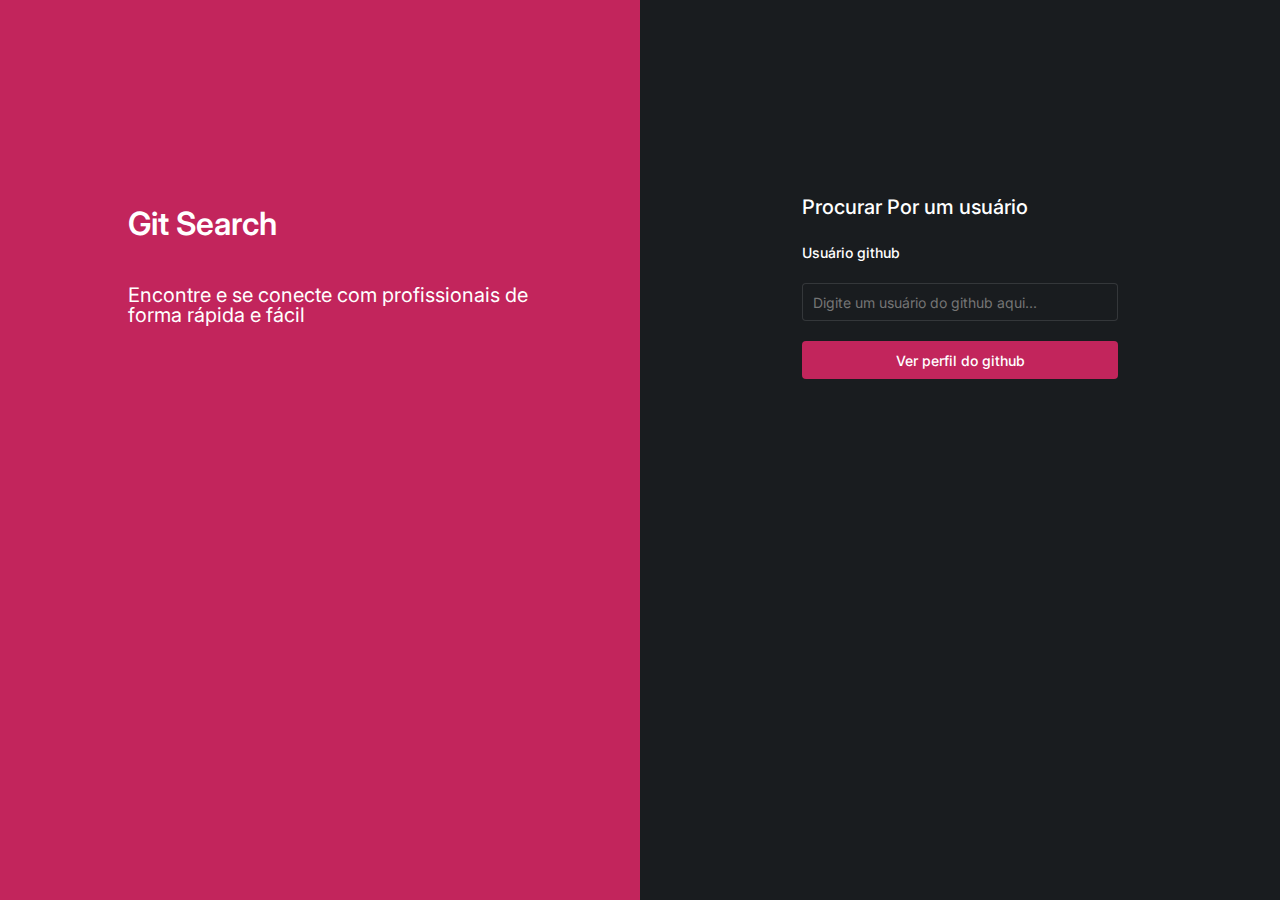
<file: index.html>
<!DOCTYPE html>
<html lang="pt-br">

<head>
  <meta charset="UTF-8" />
  <meta http-equiv="X-UA-Compatible" content="IE=edge" />
  <meta name="viewport" content="width=device-width, initial-scale=1.0" />
  <link rel="preconnect" href="https://fonts.googleapis.com" />
  <link rel="preconnect" href="https://fonts.gstatic.com" crossorigin />
  <link href="https://fonts.googleapis.com/css2?family=Inter:wght@100;200;300;400;500;600;700;800;900&display=swap"
    rel="stylesheet" />
  <link rel="stylesheet" href="./src/styles/reset.css">
  <link rel="stylesheet" href="./src/styles/style.css">
  <link rel="stylesheet" href="./src/styles/globalStyles.css">

  <title>Git Search</title>
</head>

<body>
  <main class="main">
    <section class="main__left">
      <h1 class="main__heading">Git Search</h1>
      <span class="main__description">Encontre e se conecte com profissionais de forma rápida e fácil</span>
    </section>
    <section class="main__right">
      <section class="main__form">
        <h1 class="main__subheading">Procurar Por um usuário</h1>
        <h1 class="main__form-heading">Usuário github</h1>
        <input type="text" id="user--input" class="main__form-input" placeholder="Digite um usuário do github aqui...">
        <input type="button" value="Ver perfil do github" class="main__form-button">
      </section>
    </section>
  </main>
  <script type="module" src="./src/scripts/index.js" defer></script>
</body>

</html>
</file>
<file: src/styles/style.css>
.main{
    font: var(--font-primary);
    width: 100%;
    height: 100vh;
    display: flex;
}

.main__left{
    display: flex;
    flex-direction: column;
    width: 50%;
    background-color: var(--color-brand-1);
}

.main__right{
    display: flex;
    flex-direction: column;
    align-items: center;
    
    width: 50%;
    background-color: var(--color-grey-1);
}

.main__form{
    margin-top: 30%;
    display: flex;
    gap: 20px;
    flex-direction: column;
}

.main__heading{
    margin-left: 20%;
    margin-top: 200px;
    font-family: 'Inter';
    font-style: normal;
    font-weight: 600;
    font-size: 32px;
    line-height: 150%;

    color: #FFFFFF;
}

.main__description{
    margin-left: 20%;
    margin-top: 37px;
    max-width: 430px;
    font-family: 'Inter';
    font-style: normal;
    font-weight: 400;
    font-size: 20px;

    color: #FFFFFF;
}

.main__subheading{
    font-family: 'Inter';
    font-style: normal;
    font-weight: 500;
    font-size: 20px;
    line-height: 150%;

    color: #FFFFFF;
}

.main__form-heading{
    font-family: 'Inter';
    font-style: normal;
    font-weight: 500;
    font-size: 14px;
    line-height: 150%;

    color: #FFFFFF;
}

.main__form-input{

    padding-left: 10px;
    height: 38px;
    background: #191C1F;
    border: 1px solid rgba(255, 255, 255, 0.12);
    border-radius: 4px;
    font-family: 'Inter';
    font-style: normal;
    font-weight: 400;
    font-size: 14px;

    color: rgba(255, 255, 255, 0.5);

}

.main__form-button{
    
    width: 316px;
    height: 38px;

    background: #c2255c;
    border-radius: 4px;
    font-family: 'Inter';
    font-style: normal;
    font-weight: 500;
    font-size: 14px;
    line-height: 150%;
    cursor: pointer;

    color: #FFFFFF;
}

.main__form-button:hover, .main__form-button:focus {
    background-color: #72123D;
  }
</file>
<file: src/styles/globalStyles.css>
:root {
  --color-brand-1: #c2255c;
  --color-brand-2: #d6336c;
  --color-grey-1: #191c1f;
  --color-grey-2: #212529;
  --color-grey-3: #33363a;
  --color-grey-4: #373b3e;
  --color-grey-6: #a6a8a9;
  --color-grey-7: #ffffff;
  --color-alert: #c22554;
  --font-primary: "Inter", sans-serif;
}
</file>
